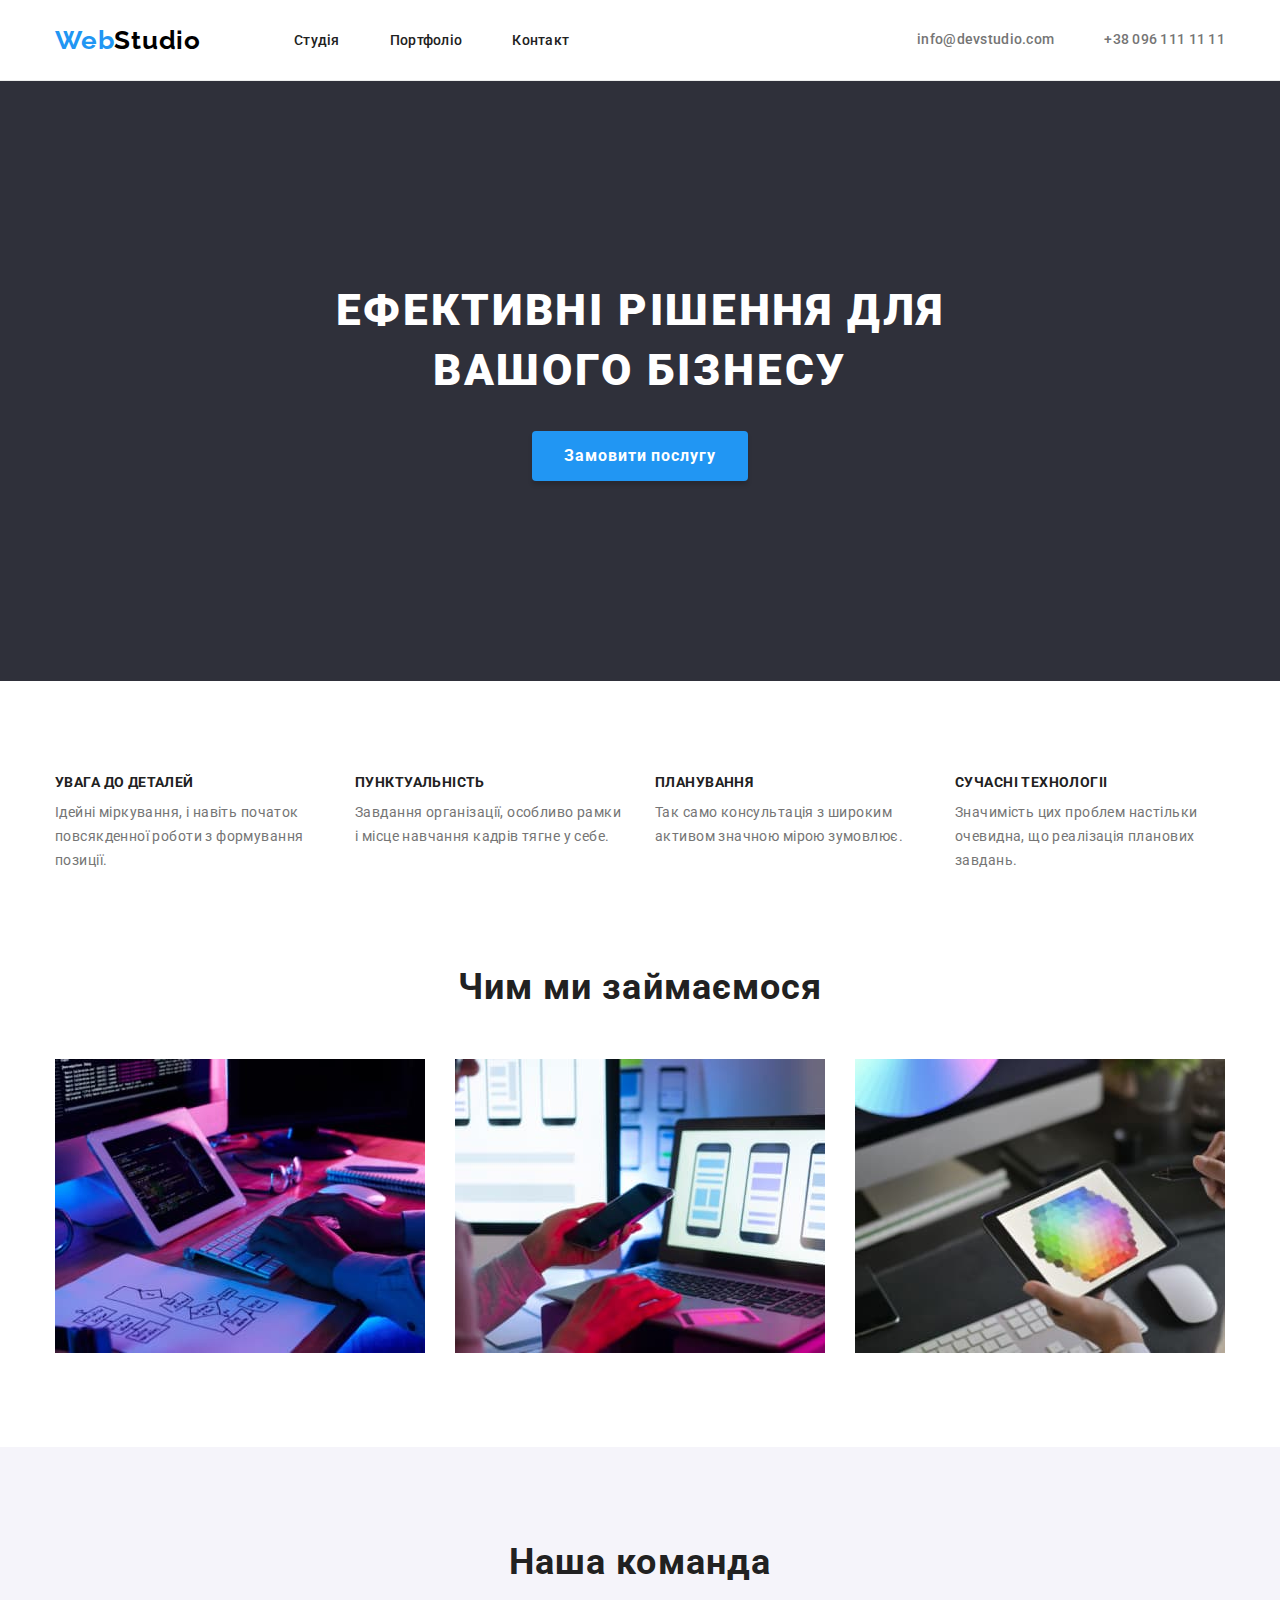
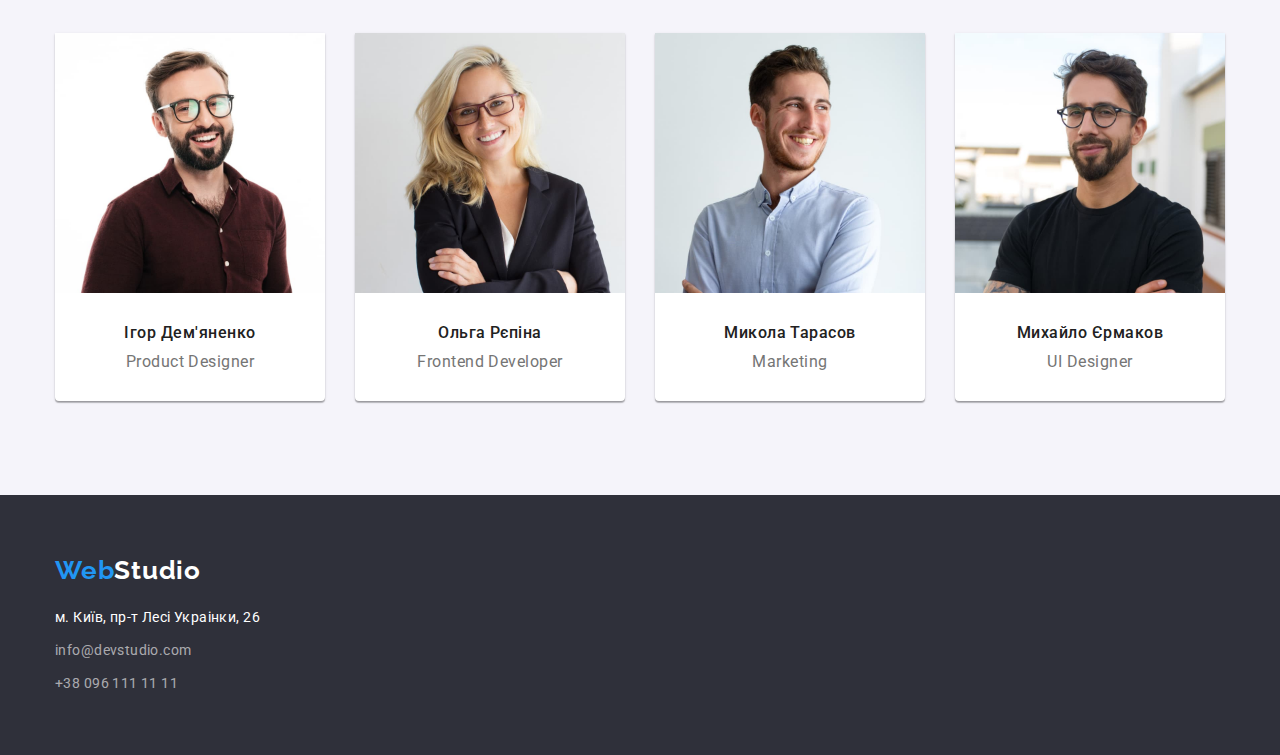
<file: index.html>
<!DOCTYPE html>
<html lang="uk">
  <head>
    <meta charset="UTF-8" />
    <meta http-equiv="X-UA-Compatible" content="IE=edge" />
    <meta name="viewport" content="width=device-width, initial-scale=1.0" />
    <title>WebStudio</title>
    <link rel="preconnect" href="https://fonts.gstatic.com" crossorigin />
    <link
      href="https://fonts.googleapis.com/css2?family=Raleway:wght@700&family=Roboto:wght@400;500;700;900&display=swap"
      rel="stylesheet"
    />

    <link
      rel="stylesheet"
      href="https://cdnjs.cloudflare.com/ajax/libs/modern-normalize/1.1.0/modern-normalize.min.css"
    />

    <link rel="stylesheet" href="./css/styles.css" />
  </head>
  <body>
    <header class="page-header">
      <div class="container">
        <nav class="nav">
          <a class="link-logo" href="./index.html"
            ><span class="logo-header">Web</span>Studio</a
          >

          <!-- Навігація на інші сторінки -->

          <ul class="site-nav">
            <li><a class="link" href="./index.html">Студія</a></li>
            <li><a class="link" href="./portfolio.html">Портфоліо</a></li>
            <li><a class="link" href="#">Контакт</a></li>
          </ul>
        </nav>
        <ul class="address">
          <li>
            <a class="contact" href="mailto:info@devstudio.com"
              >info@devstudio.com</a
            >
          </li>
          <li>
            <a class="contact" href="tel:+380961111111">+38 096 111 11 11</a>
          </li>
        </ul>
      </div>
    </header>

    <main>
      <section class="section-hero">
        <div class="container">
          <h1 class="hero-title">Ефективні рішення для вашого бізнесу</h1>
          <button type="button" class="button-primary">Замовити послугу</button>
        </div>
      </section>

      <section class="section features">
        <div class="container">
          <h2 class="visually-hidden">наші переваги</h2>
          <ul class="features">
            <li class="feature-list">
              <h3 class="caption">Увага до деталей</h3>
              <p class="text-hero">
                Ідейні міркування, і навіть початок повсякденної роботи з
                формування позиції.
              </p>
            </li>

            <li class="feature-list">
              <h3 class="caption">Пунктуальність</h3>
              <p class="text-hero">
                Завдання організації, особливо рамки і місце навчання кадрів
                тягне у себе.
              </p>
            </li>

            <li class="feature-list">
              <h3 class="caption">Планування</h3>
              <p class="text-hero">
                Так само консультація з широким активом значною мірою зумовлює.
              </p>
            </li>

            <li class="feature-list">
              <h3 class="caption">Сучасні технологіі</h3>
              <p class="text-hero">
                Значимість цих проблем настільки очевидна, що реалізація
                планових завдань.
              </p>
            </li>
          </ul>
        </div>
      </section>

      <section class="section">
        <div class="container">
          <h2 class="section-tittle">Чим ми займаємося</h2>
          <ul class="fuature-box">
            <li class="feature-card">
              <img
                class="feature"
                src="./images/box1.jpg"
                alt="Робота за комютером"
                width="370"
              />
            </li>
            <li class="feature-card">
              <img
                class="feature"
                src="./images/box2.jpg"
                alt="Робота за допомогою телефону"
                width="370"
              />
            </li>
            <li class="feature-card">
              <img
                class="feature"
                src="./images/box3.jpg"
                alt="Робота на планшеті"
                width="370"
              />
            </li>
          </ul>
        </div>
      </section>

      <section class="section team">
        <div class="container">
          <h2 class="section-tittle">Наша команда</h2>

          <ul class="team-list">
            <li class="team-card">
              <img
                class="team-img"
                src="./images/img1.jpg"
                alt="Усміхнений чоловік в окулярах"
                width="270"
              />

              <h3 class="team-name">Ігор Дем'яненко</h3>
              <p class="team-text">Product Designer</p>
            </li>

            <li class="team-card">
              <img
                class="team-img"
                src="./images/img2.jpg"
                alt="Жінка в окулярах"
                width="270"
              />

              <h3 class="team-name">Ольга Рєпіна</h3>
              <p class="team-text">Frontend Developer</p>
            </li>

            <li class="team-card">
              <img
                class="team-img"
                src="./images/img3.jpg"
                alt="Усміхнений чоловік"
                width="270"
              />

              <h3 class="team-name">Микола Тарасов</h3>
              <p class="team-text">Marketing</p>
            </li>

            <li class="team-card">
              <img
                class="team-img"
                src="./images/img4.jpg"
                alt="Усміхнений чоловік в окулярах"
                width="270"
              />

              <h3 class="team-name">Михайло Єрмаков</h3>
              <p class="team-text">UI Designer</p>
            </li>
          </ul>
        </div>
      </section>
    </main>

    <footer class="footer">
      <div class="container">
        <a class="logo" href="./index.html"
          ><span class="logo-footer">Web</span>Studio</a
        >

        <ul class="address-contact-footer">
          <li>
            <a
              class="address-footer"
              href="https://goo.gl/maps/CPtrU1FHBa2aNyZL9"
              target=" _blank"
              rel="noopener noreferrer
                            nofollow"
              >м. Київ, пр-т Лесі Украінки, 26</a
            >
          </li>
          <li>
            <a class="contact-footer" href="mailto:info@devstudio.com"
              >info@devstudio.com</a
            >
          </li>
          <li>
            <a class="contact-footer" href="tel:+380961111111"
              >+38 096 111 11 11</a
            >
          </li>
        </ul>
      </div>
    </footer>
  </body>
</html>
</file>
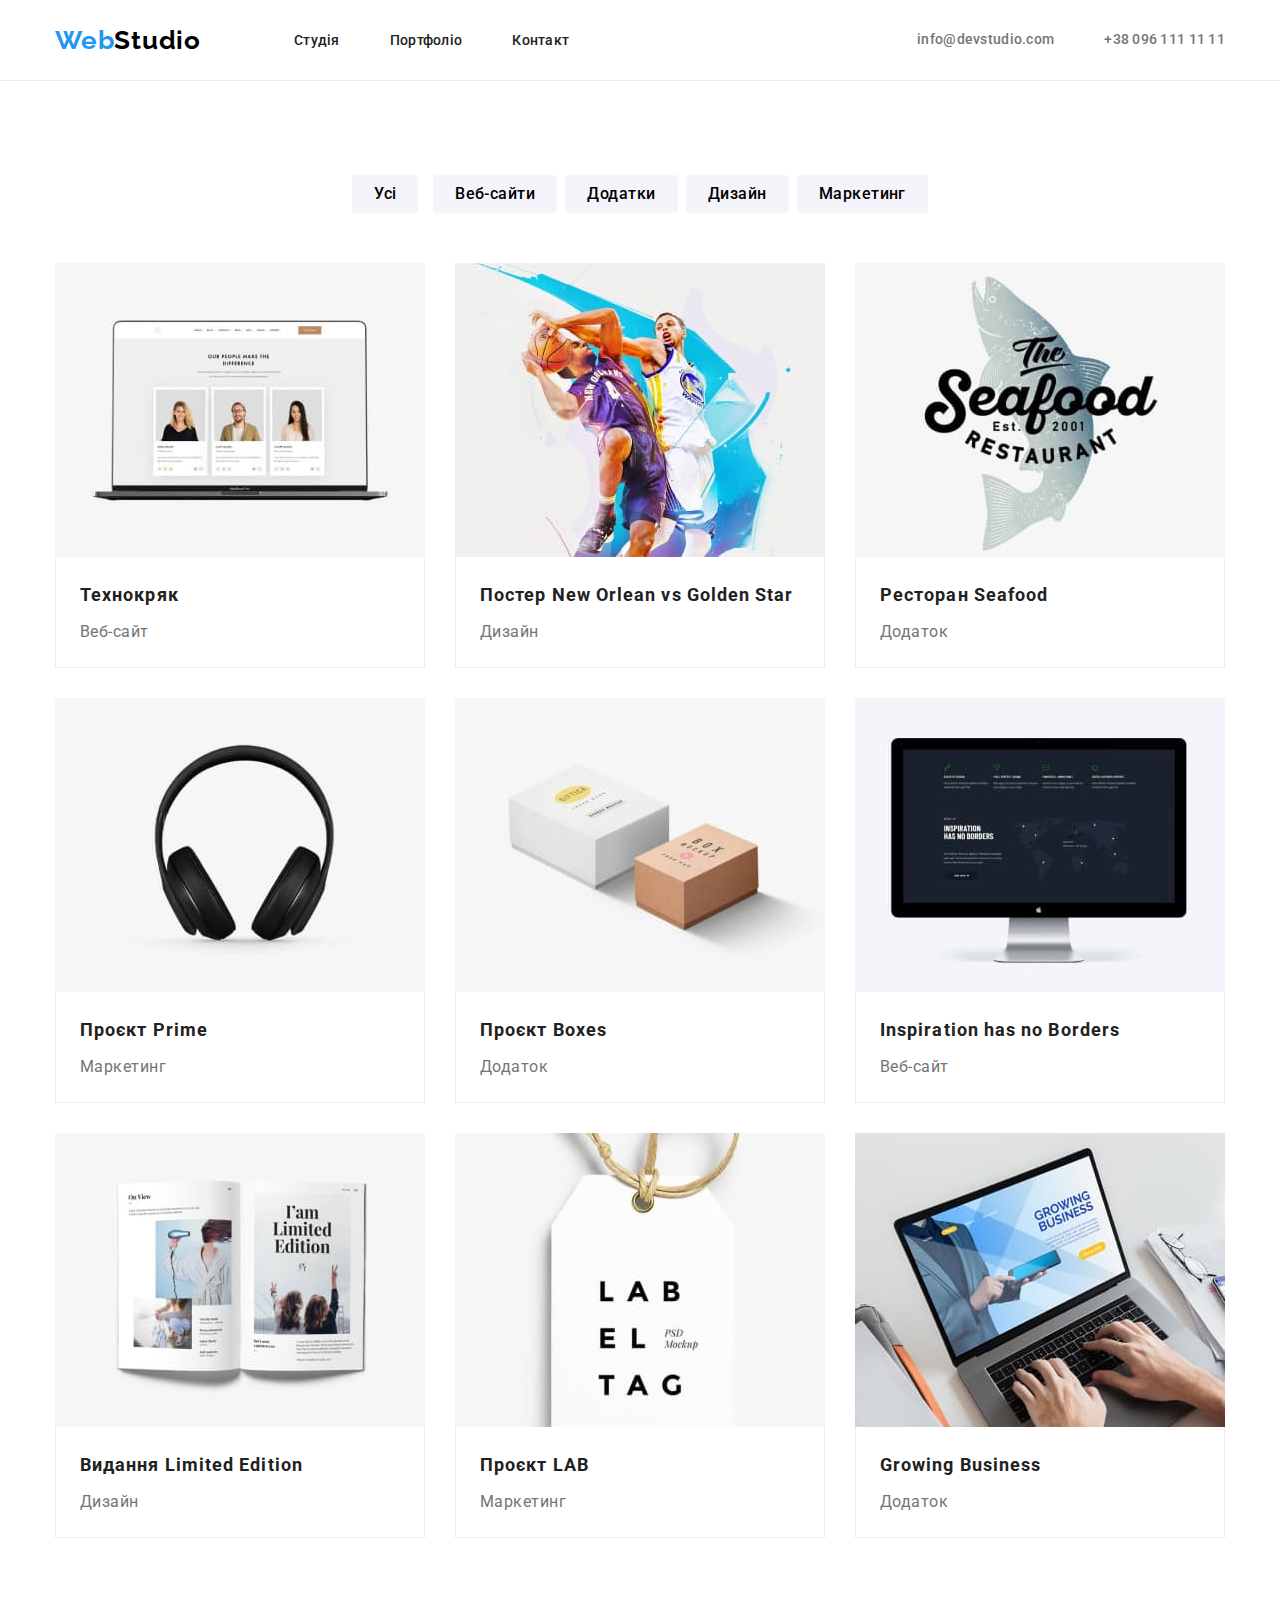
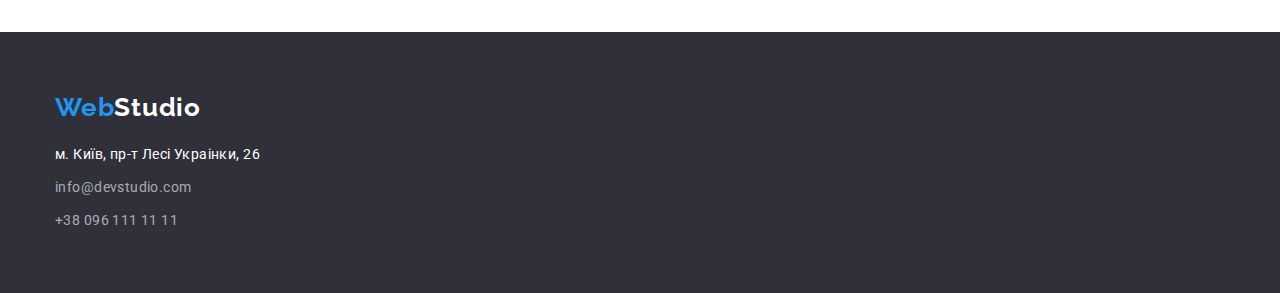
<file: portfolio.html>
<!DOCTYPE html>
<html lang="uk">
  <head>
    <meta charset="UTF-8" />
    <meta http-equiv="X-UA-Compatible" content="IE=edge" />
    <meta name="viewport" content="width=device-width, initial-scale=1.0" />
    <title>WebStudio</title>

    <link rel="preconnect" href="https://fonts.gstatic.com" crossorigin />
    <link
      href="https://fonts.googleapis.com/css2?family=Raleway:wght@700&family=Roboto:wght@400;500;700;900&display=swap"
      rel="stylesheet"
    />
    <link
      rel="stylesheet"
      href="https://cdnjs.cloudflare.com/ajax/libs/modern-normalize/1.1.0/modern-normalize.min.css"
    />

    <link rel="stylesheet" href="./css/styles.css" />
  </head>

  <body>
    <header class="page-header">
      <div class="container">
        <a class="link-logo" href="./index.html"
          ><span class="logo-header">Web</span>Studio</a
        >

        <!-- Навігація на інші сторінки -->
        <nav class="nav">
          <ul class="site-nav">
            <li><a class="link" href="./index.html">Студія</a></li>
            <li><a class="link" href="./portfolio.html">Портфоліо</a></li>
            <li><a class="link" href="#">Контакт</a></li>
          </ul>
        </nav>
        <ul class="address">
          <li>
            <a class="contact" href="mailto:info@devstudio.com"
              >info@devstudio.com</a
            >
          </li>
          <li>
            <a class="contact" href="tel:+380961111111">+38 096 111 11 11</a>
          </li>
        </ul>
      </div>
    </header>

    <main class="portfolio">
      <section class="section">
        <div class="container">
          <h1 class="visually-hidden">Портфоліо</h1>
          <ul class="filter">
            <li>
              <button type="button" class="button-secondary">Усі</button>
            </li>
            <li>
              <button type="button" class="button-secondary">Веб-сайти</button>
            </li>
            <li>
              <button type="button" class="button-secondary">Додатки</button>
            </li>
            <li>
              <button type="button" class="button-secondary">Дизайн</button>
            </li>
            <li>
              <button type="button" class="button-secondary">Маркетинг</button>
            </li>
          </ul>

          <ul class="list-project">
            <li class="flex-element">
              <a class="link-project" href="#"
                ><img
                  class="img-project"
                  src="./images2/project1.jpg"
                  alt="Люди, що посміхаються"
                  width="370"
                />
                <div class="border-box">
                  <h2 class="list-project-subtitle">Технокряк</h2>
                  <p class="text-project">Веб-сайт</p>
                </div></a
              >
            </li>

            <li class="flex-element">
              <a class="link-project" href="#"
                ><img
                  class="img-project"
                  src="./images2/project2.jpg"
                  alt="Гравці в баскетбол з м'ячем"
                  width="370"
                />
                <div class="border-box">
                  <h2 class="list-project-subtitle">
                    Постер New Orlean vs Golden Star
                  </h2>
                  <p class="text-project">Дизайн</p>
                </div></a
              >
            </li>

            <li class="flex-element">
              <a class="link-project" href="#"
                ><img
                  class="img-project"
                  src="./images2/project3.jpg"
                  alt="Логотип ресторану, на фоні з рибою"
                  width="370"
                />
                <div class="border-box">
                  <h2 class="list-project-subtitle">Ресторан Seafood</h2>
                  <p class="text-project">Додаток</p>
                </div></a
              >
            </li>

            <li class="flex-element">
              <a class="link-project" href="#"
                ><img
                  class="img-project"
                  src="./images2/project4.jpg"
                  alt="Навушники"
                  width="370"
                />
                <div class="border-box">
                  <h2 class="list-project-subtitle">Проєкт Prime</h2>
                  <p class="text-project">Маркетинг</p>
                </div></a
              >
            </li>

            <li class="flex-element">
              <a class="link-project" href="#"
                ><img
                  class="img-project"
                  src="./images2/project5.jpg"
                  alt="Коробки"
                  width="370"
                />
                <div class="border-box">
                  <h2 class="list-project-subtitle">Проєкт Boxes</h2>
                  <p class="text-project">Додаток</p>
                </div></a
              >
            </li>

            <li class="flex-element">
              <a class="link-project" href="#"
                ><img
                  class="img-project"
                  src="./images2/project6.jpg"
                  alt="Компютер"
                  width="370"
                />
                <div class="border-box">
                  <h2 class="list-project-subtitle">
                    Inspiration has no Borders
                  </h2>
                  <p class="text-project">Веб-сайт</p>
                </div></a
              >
            </li>

            <li class="flex-element">
              <a class="link-project" href="#"
                ><img
                  class="img-project"
                  src="./images2/project7.jpg"
                  alt="Відкрита книга"
                  width="370"
                />
                <div class="border-box">
                  <h2 class="list-project-subtitle">Видання Limited Edition</h2>
                  <p class="text-project">Дизайн</p>
                </div></a
              >
            </li>

            <li class="flex-element">
              <a class="link-project" href="#"
                ><img
                  class="img-project"
                  src="./images2/project8.jpg"
                  alt="Бірка"
                  width="370"
                />
                <div class="border-box">
                  <h2 class="list-project-subtitle">Проєкт LAB</h2>
                  <p class="text-project">Маркетинг</p>
                </div></a
              >
            </li>

            <li class="flex-element">
              <a class="link-project" href="#"
                ><img
                  class="img-project"
                  src="./images2/project9.jpg"
                  alt="Робота за ноутбуком"
                  width="370"
                />
                <div class="border-box">
                  <h2 class="list-project-subtitle">Growing Business</h2>
                  <p class="text-project">Додаток</p>
                </div></a
              >
            </li>
          </ul>
        </div>
      </section>
    </main>

    <footer class="footer">
      <div class="container">
        <a class="logo" href="./index.html"
          ><span class="logo-footer">Web</span>Studio</a
        >

        <ul class="address-contact-footer">
          <li>
            <a
              class="address-footer"
              href="https://goo.gl/maps/CPtrU1FHBa2aNyZL9"
              target=" _blank"
              rel="noopener noreferrer
                            nofollow"
              >м. Київ, пр-т Лесі Украінки, 26</a
            >
          </li>
          <li>
            <a class="contact-footer" href="mailto:info@devstudio.com"
              >info@devstudio.com</a
            >
          </li>
          <li>
            <a class="contact-footer" href="tel:+380961111111"
              >+38 096 111 11 11</a
            >
          </li>
        </ul>
      </div>
    </footer>
  </body>
</html>
</file>
<file: css/styles.css>
/*загальні значення*/

:root {
    --background-color-hero: #2F303A;
    --background-color-first: #FFFFFF;
    --background-color-second: #F5F5F5;
    --background-color-third: #F5F4FA;
    --color-borders: #ECECEC;
    --color-brand: #2196F3;
    --color-logo-second: #000000;
    --color-primary: #212121;
    --color-secondary: #757575;
    --color-accent: #188CE8;
    --card-set-gap: 30px; 
}

html {
    box-sizing: border-box;
}

*,
*::before,
*::after {
    box-sizing: inherit;
}

body {
    color: var(--color-primary);
    font-family: 'Roboto', sans-serif;
    background-color: var(--background-color-first);

}

.container {
    width: 1200px;
    padding-left: 15px;
    padding-right: 15px;
    margin-left: auto;
    margin-right: auto;
}

h1,
h2,
h3,
h4,
h5,
h6,
p,
ul {
    margin: 0;
    padding: 0;
    list-style: none;
}

a {
    text-decoration: none;
}

.section{
    padding-top: 94px;
    padding-bottom: 94px;
}

img {
    display: block;
    max-width: 100%;

}


/*header*/
/*Логотип header*/
.link-logo,
.logo-header {
    display: flex;
    vertical-align: middle;
    align-items: center;
    color: var(--color-logo-second);
    font-family: 'Raleway', sans-serif;
    font-weight: 700;
    font-size: 26px;
    line-height: 1.19;
    letter-spacing: 0.03em;
}

.logo-header {
    color: var(--color-brand);
    font-family: 'Raleway', sans-serif;
}

.link-logo:hover,
.link-logo:focus {
    color: var(--color-logo-second);
}

.logo-header:hover,
.logo-header:focus {
    color: var(--color-brand);
}

/*Навігація*/
.nav{
    display: flex;
}

.site-nav .link {
    color: var(--color-primary);
    font-weight: 500;
    font-size: 14px;
    line-height: 1.14;
    letter-spacing: 0.02em;
    padding-top: 32px;
    padding-bottom: 32px;
}

.link:hover,
.link:focus {
    color: var(--color-brand);
}

.site-nav {
    display: flex;
    margin-left: 93px;
    align-items: center;
}

.site-nav li {

    margin-right: 50px;
}

.site-nav li:last-child {
    margin-right: 0;
}
/*Контакти*/

.contact {
    display: flex;
    color: var(--color-secondary);
    font-weight: 500;
    font-size: 14px;
    line-height: 1.14;
    letter-spacing: 0.02em;
    padding-top: 32px;
    padding-bottom: 32px;
}

.contact:hover,
.contact:focus {
    color: var(--color-brand);
}

.address {
    display: flex;
    margin-left: auto;

}

.address li {
    margin-right: 50px;
}

.address li:last-child {
    margin-right: 0;
}

.page-header > .container {
    display: flex;
}
header {
    border-bottom: 1px solid #ECECEC;
}

/*секція Hero*/
.section-hero{
    padding-top: 200px;
    padding-bottom: 200px;
    background-color: var(--background-color-hero);
    text-align: center;

    
}



.hero-title {
    color: var(--background-color-first);
    font-weight: 900;
    font-size: 44px;
    line-height: 1.36;
    letter-spacing: 0.06em;
    text-transform: uppercase;
    max-width: 696px;
    margin:  0 252px 30px 252px;
}

/*кнопкa*/
.button-primary {
    font-family: 'Roboto', sans-serif;
    color: var(--background-color-first);
    background-color: var(--color-brand);
    border-radius: 4px;
    border-style: none;
    box-shadow: 0px 4px 4px 0px #00000026;
    font-weight: 700;
    font-size: 16px;
    line-height: 1.88;
    letter-spacing: 0.06em;
    cursor: pointer;
    display: block;
    padding: 10px 32px;
    margin: auto;
}

.button-primary:hover,
.button-primary:focus {
    background-color: var(--color-accent);
}

/*Особливості features*/
.features{
display: flex;
padding-bottom: 0;


}

.features > .feature-list{
    flex-basis: calc(100% / 4 - var(--card-set-gap));
    margin-left: var(--card-set-gap);
}

ul.features{
    margin-left: calc(-1 * var(--card-set-gap));
}

.caption {
    margin-top: 0;
    margin-bottom: 10px;
    color: var(--color-primary);
    font-weight: 700;
    font-size: 14px;
    line-height: 1.14;
    letter-spacing: 0.03em;
    text-transform: uppercase;
}

.text-hero {
    margin-top: 0;
    margin-bottom: 0;
    color: var(--color-secondary);
    font-size: 14px;
    line-height: 1.71;
    letter-spacing: 0.03em;
}

/*секція section-fuatures Чим ми займайємося*/
/* Заголоовок Чим ми займаємось та Наша команда*/
.section-tittle {
    margin-top: 0;
    margin-bottom: 50px;
    font-weight: 700;
    font-size: 36px;
    line-height: 1.17;
    text-align: center;
    letter-spacing: 0.03em;
}
.fuature-box{
    padding: 0;
    margin: 0;
    display: flex;
    margin-left: calc(-1 * var(--card-set-gap));
}

.fuature-box > .feature-card {
    flex-basis: calc(100% / 3 - var(--card-set-gap));
    margin-left: var(--card-set-gap);
}

.feature{
    width: 100%;
}


/*секція section-team Наша команда*/
.team-list{
    padding: 0;
    margin: 0;
    display: flex;
    margin-left:calc(-1 *var(--card-set-gap));
    margin-top: calc(-1 *var(--card-set-gap));
    
    
}

.team-list > .team-card{
    flex-basis: calc(100% / 4 - var(--card-set-gap));
    margin-left: var(--card-set-gap);
    margin-top: var(--card-set-gap);
 
    
    
    
}

.section.team {
    background-color: var(--background-color-third);

}

.team-card {
    background-color: var(--background-color-first);
    box-shadow: 0px 1px 3px rgba(0, 0, 0, 0.12), 0px 1px 1px rgba(0, 0, 0, 0.14), 0px 2px 1px rgba(0, 0, 0, 0.2);
    border-radius: 0px 0px 4px 4px;
    align-items: flex-start;
    text-align: center;
}



.team-img {
    margin-top: 0;
    margin-bottom: 30px;
    width: auto;
}

.team-name {
    font-weight: 500;
    font-size: 16px;
    line-height: 1.19;
    letter-spacing: 0.03em;
    margin-top: 0;
    margin-bottom: 10px;
}

.team-text {
    color: var(--color-secondary);
    font-size: 16px;
    line-height: 1.19;
    letter-spacing: 0.03em;
    margin-top: 0;
    margin-bottom: 30px;
}

/*footer*/
.footer {
    background-color: var(--background-color-hero);
    padding-top: 60px;
    padding-bottom: 60px;
}

/*Логотип footer*/
.logo {
    display: inline-block;
    padding-top: 0;
    padding-bottom: 0;
    color: var(--background-color-first);
    font-family: 'Raleway', sans-serif;
    font-weight: 700;
    font-size: 26px;
    line-height: 1.19;
    letter-spacing: 0.03em;
    margin-top: 0;
    margin-bottom: 20px;
}

.logo-footer {
    color: var(--color-brand);
    font-family: 'Raleway', sans-serif;
}



.logo:hover,
.logo:focus {
    color: var(--background-color-first);
}

.logo-footer:hover,
.logo-footer:focus {
    color: var(--color-brand);
}

.address-footer {
    color: var(--background-color-first);
    font-size: 14px;
    line-height: 1.71;
    letter-spacing: 0.03em;

}

.contact-footer {
    font-size: 14px;
    line-height: 1.71;
    letter-spacing: 0.03em;
    color: rgba(255, 255, 255, 0.6);
}


.address-footer:hover,
.address-footer:focus {
    color: var(--color-brand);
}

.contact-footer:hover,
.acontact-footer:focus {
    color: var(--color-brand);
}

.address-contact-footer li {
    padding-bottom: 9px;

}

.address-contact-footer li:last-child {
    padding-bottom: 0px;
}



/*портфоліо проєкти*/


/*H1 */

.visually-hidden {
    color: rgba(0, 0, 0, 0);
    position: absolute;
    width: 1px;
    height: 1px;
    margin: -1px;
    border: 0;
    padding: 0;
    white-space: nowrap;
    clip-path: inset(100%);
    clip: rect(0 0 0 0);
    overflow: hidden;
}

.button-secondary {
    font-family: 'Roboto', sans-serif;
    background-color: var(--background-color-third);
    border-radius: 4px;
    border-style: none;
    font-weight: 500;
    font-size: 16px;
    line-height: 1.62;
    text-align: center;
    letter-spacing: 0.03em;
    cursor: pointer;
    display: inline-block;
    padding: 6px 22px;
}

.button-secondary:hover,
.button-secondary:focus {
    color: var(--background-color-first);
    background-color: var(--color-brand);
}

.filter {
    display: flex;
    justify-content: center;
    margin-bottom: 50px;
}

.filter li {
    margin-right: 8px;
    min-width: 73px;

}

.filter li:last-child {
    margin-right: 0;
}

/*Проєкти*/
.portfolio .section {
    padding-top: 94px;
}

.list-project {
    display: flex;
    flex-wrap: wrap;
    margin: 0;
    padding: 0;
    margin-left: calc(-1 * var(--card-set-gap));
    margin-top: calc(-1 * var(--card-set-gap));
}

.list-project > .flex-element {
    flex-basis: calc(100% / 3 - var(--card-set-gap));
    margin-left: var(--card-set-gap);
    margin-top: var(--card-set-gap);
}

.border-box {
    border-left: 1px solid #EEEEEE;
    border-right: 1px solid #EEEEEE;
    border-bottom: 1px solid #EEEEEE;
    padding: 20px 24px;
}
.img-project{
    width: 100%;
}
.list-project-subtitle {
    color: var(--color-primary);
    font-weight: 700;
    font-size: 18px;
    line-height: 2;
    letter-spacing: 0.06em;
    margin-bottom: 4px;

}

.text-project {
    color: var(--color-secondary);
    font-size: 16px;
    line-height: 1.88;
    letter-spacing: 0.03em;

}

.list-project-subtitle:hover,
.list-project-subtitle:focus {
    color: var(--color-primary);
}

.text-project:hover,
.text-project:focus {
    color: var(--color-secondary);
}


.link-project {
    text-decoration: none;
}
</file>
